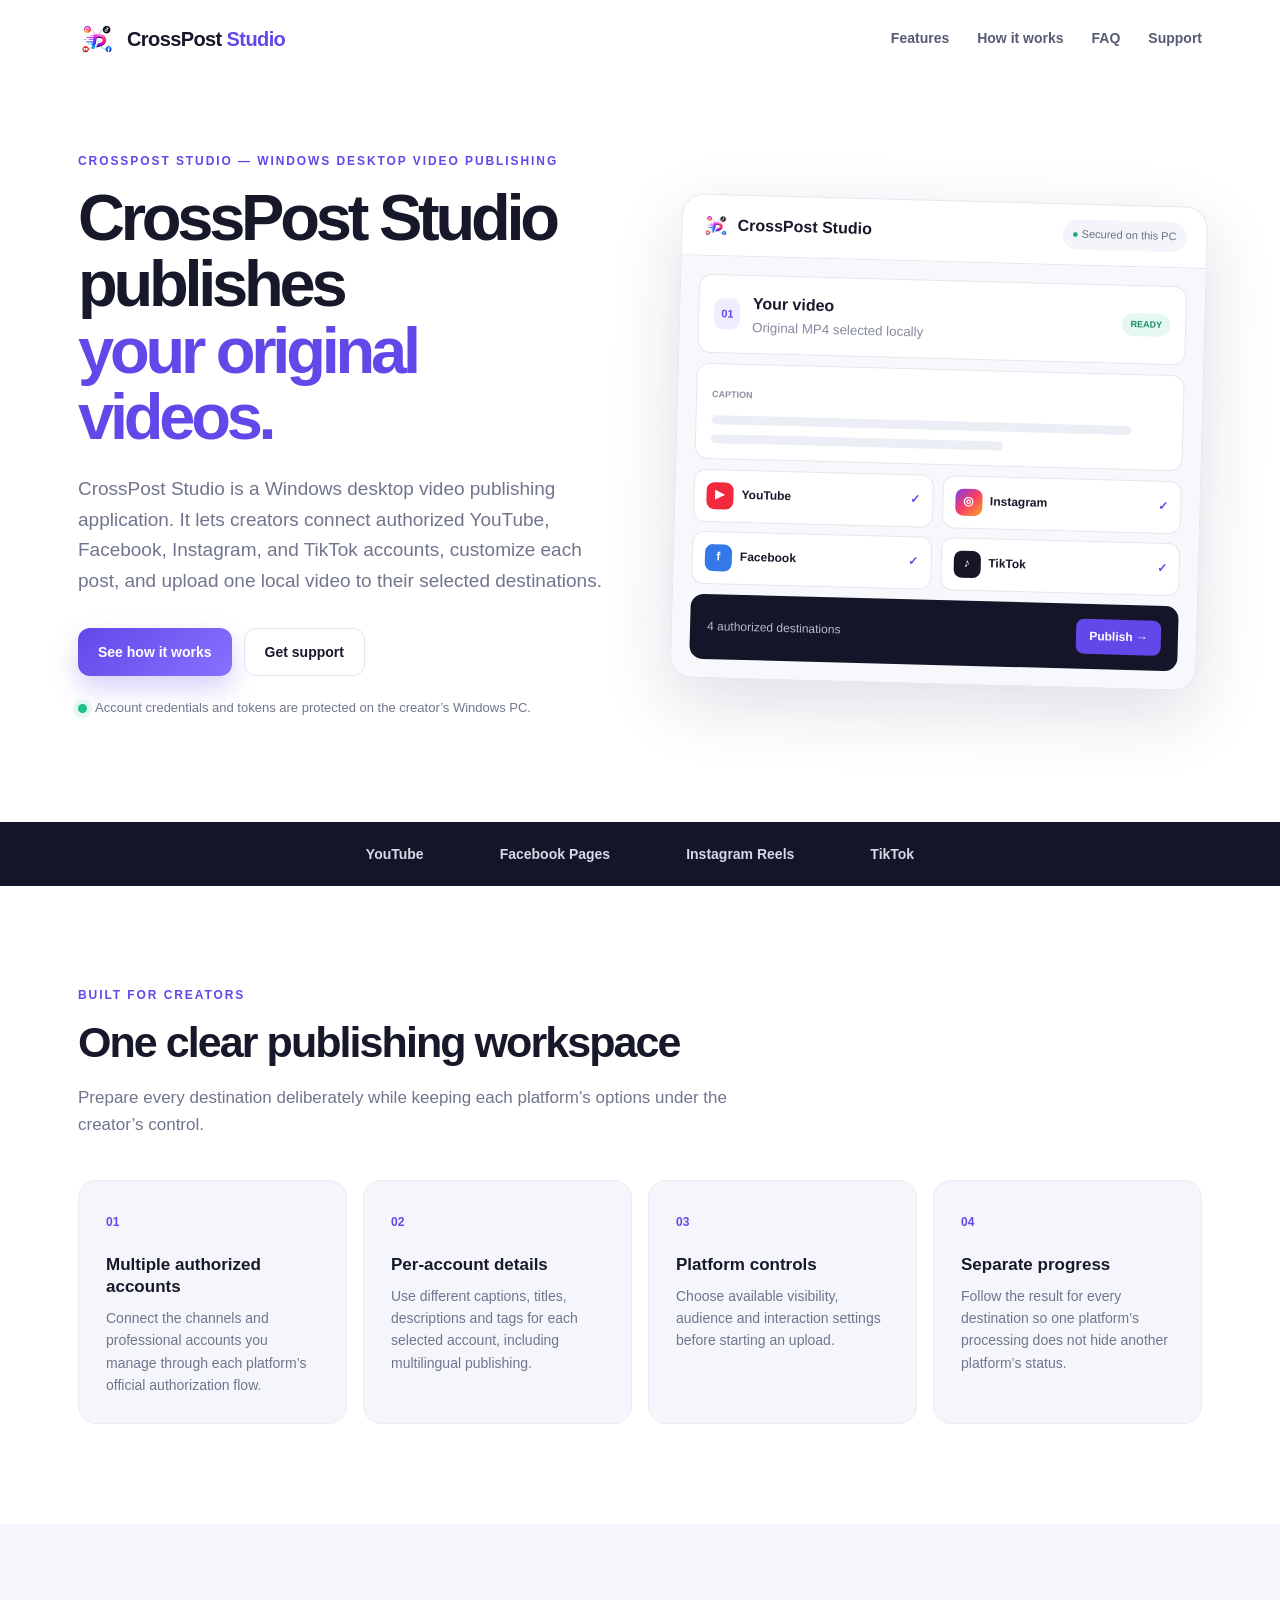
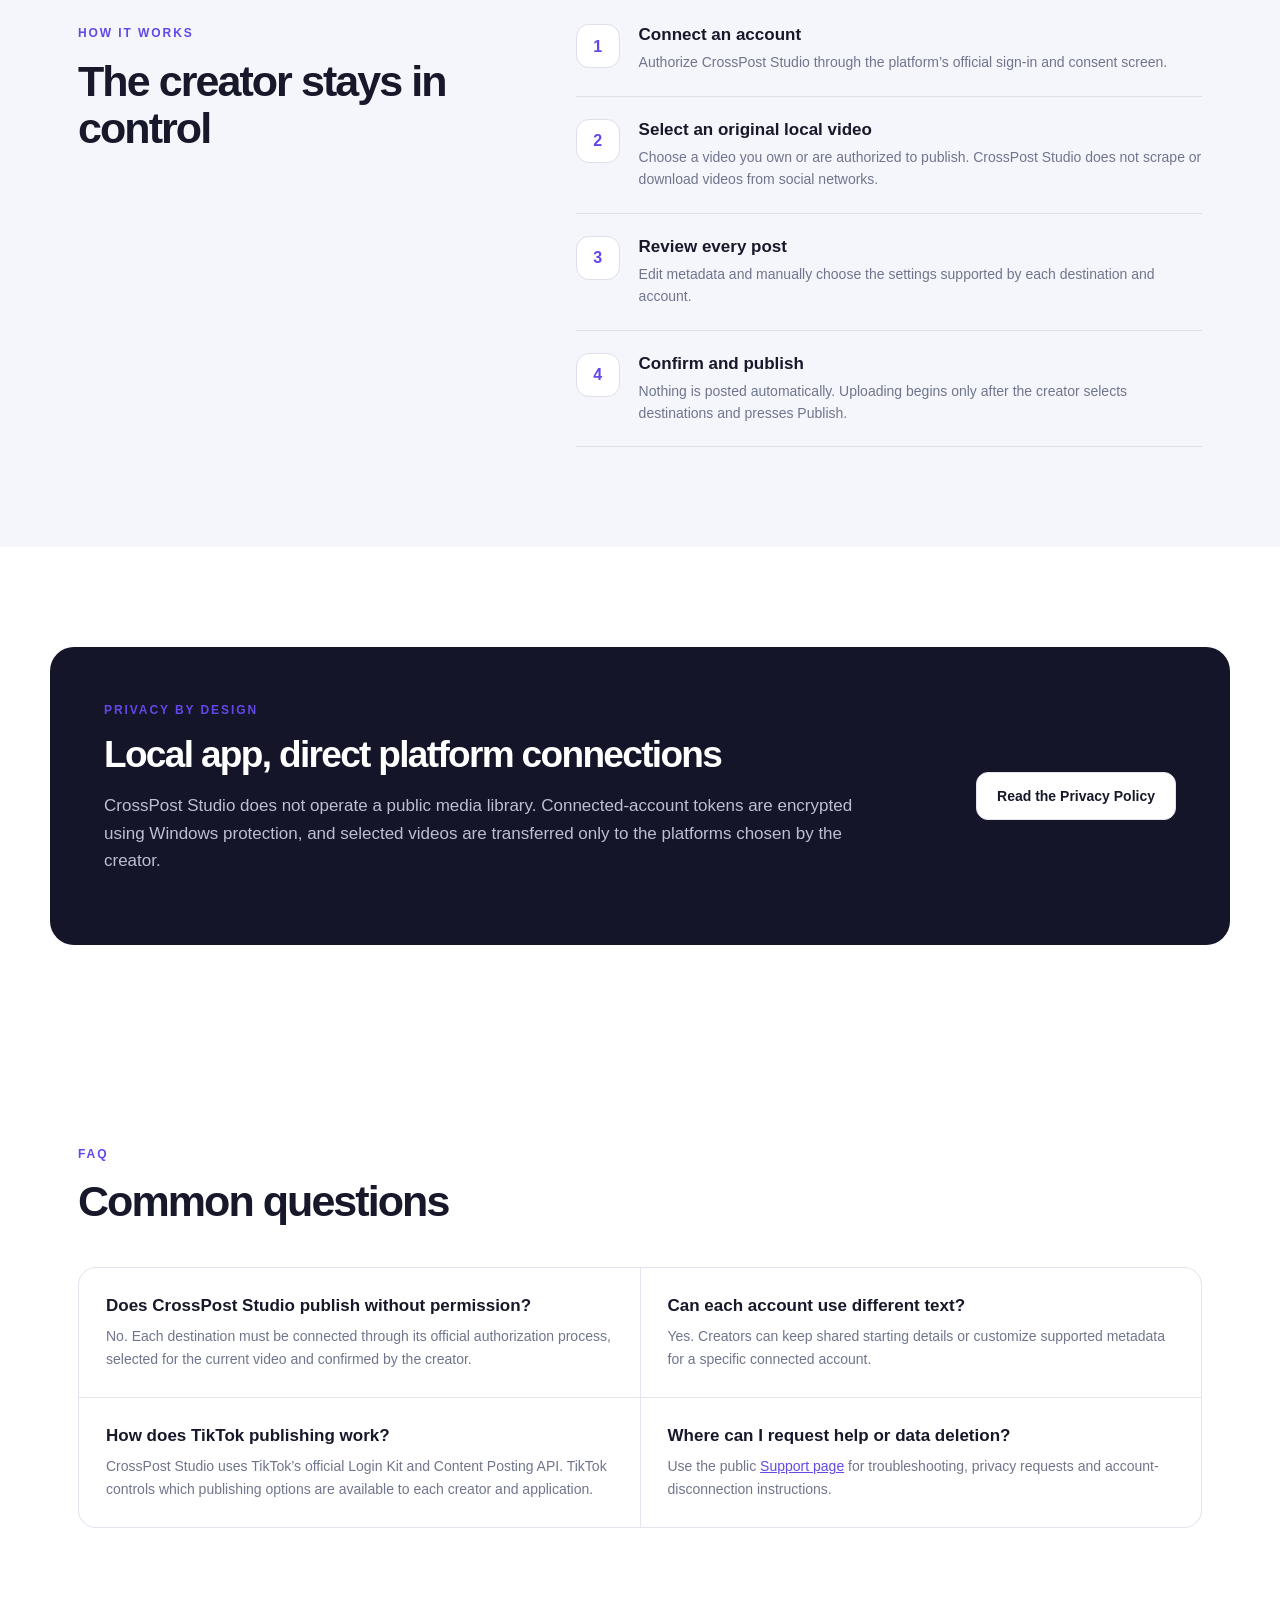
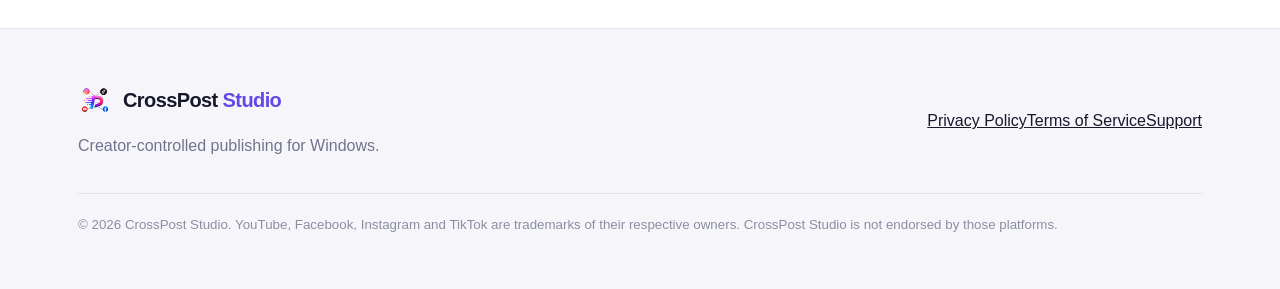
<file: index.html>
<!doctype html>
<html lang="en">
<head>
  <meta charset="utf-8">
  <meta name="viewport" content="width=device-width, initial-scale=1">
  <meta name="description" content="CrossPost Studio is a Windows desktop video publishing app for uploading original videos to authorized YouTube, Facebook, Instagram, and TikTok accounts.">
  <meta name="google-site-verification" content="PBQJXzn7kp-vY1zFzNwLCJt4V0tdYbzDsD11wxsPTbg">
  <title>CrossPost Studio | Windows Desktop Video Publishing App</title>
  <link rel="icon" href="assets/crosspost-studio-logo.svg">
  <link rel="stylesheet" href="styles.css">
</head>
<body>
  <header class="site-header">
    <a class="brand" href="index.html" aria-label="CrossPost Studio home">
      <img src="assets/crosspost-studio-logo.svg" alt="CrossPost Studio logo">
      <span>CrossPost <strong>Studio</strong></span>
    </a>
    <nav aria-label="Main navigation">
      <a href="#features">Features</a>
      <a href="#workflow">How it works</a>
      <a href="#faq">FAQ</a>
      <a href="support.html">Support</a>
    </nav>
  </header>

  <main>
    <section class="hero">
      <div class="hero-copy">
        <p class="eyebrow">CROSSPOST STUDIO — WINDOWS DESKTOP VIDEO PUBLISHING</p>
        <h1>CrossPost Studio publishes<br><span>your original videos.</span></h1>
        <p class="hero-text">CrossPost Studio is a Windows desktop video publishing application. It lets creators connect authorized YouTube, Facebook, Instagram, and TikTok accounts, customize each post, and upload one local video to their selected destinations.</p>
        <div class="hero-actions">
          <a class="button primary" href="#workflow">See how it works</a>
          <a class="button secondary" href="support.html">Get support</a>
        </div>
        <p class="trust-note"><span></span> Account credentials and tokens are protected on the creator’s Windows PC.</p>
      </div>
      <div class="app-preview" aria-label="CrossPost Studio publishing interface preview">
        <div class="preview-top">
          <div class="preview-brand"><img src="assets/crosspost-studio-logo.svg" alt=""> CrossPost Studio</div>
          <div class="secure-pill">● Secured on this PC</div>
        </div>
        <div class="preview-body">
          <div class="step-card">
            <span class="step-number">01</span>
            <div><strong>Your video</strong><small>Original MP4 selected locally</small></div>
            <span class="ready">READY</span>
          </div>
          <div class="details-card">
            <span class="label">CAPTION</span>
            <div class="input-line long"></div>
            <div class="input-line medium"></div>
          </div>
          <div class="platform-grid">
            <div class="platform youtube"><b>▶</b><span>YouTube</span><i>✓</i></div>
            <div class="platform instagram"><b>◎</b><span>Instagram</span><i>✓</i></div>
            <div class="platform facebook"><b>f</b><span>Facebook</span><i>✓</i></div>
            <div class="platform tiktok"><b>♪</b><span>TikTok</span><i>✓</i></div>
          </div>
          <div class="publish-bar"><span>4 authorized destinations</span><strong>Publish →</strong></div>
        </div>
      </div>
    </section>

    <section class="platform-strip" aria-label="Supported platforms">
      <span>YouTube</span><span>Facebook Pages</span><span>Instagram Reels</span><span>TikTok</span>
    </section>

    <section class="section" id="features">
      <div class="section-heading">
        <p class="eyebrow">BUILT FOR CREATORS</p>
        <h2>One clear publishing workspace</h2>
        <p>Prepare every destination deliberately while keeping each platform’s options under the creator’s control.</p>
      </div>
      <div class="feature-grid">
        <article><span>01</span><h3>Multiple authorized accounts</h3><p>Connect the channels and professional accounts you manage through each platform’s official authorization flow.</p></article>
        <article><span>02</span><h3>Per-account details</h3><p>Use different captions, titles, descriptions and tags for each selected account, including multilingual publishing.</p></article>
        <article><span>03</span><h3>Platform controls</h3><p>Choose available visibility, audience and interaction settings before starting an upload.</p></article>
        <article><span>04</span><h3>Separate progress</h3><p>Follow the result for every destination so one platform’s processing does not hide another platform’s status.</p></article>
      </div>
    </section>

    <section class="section workflow" id="workflow">
      <div class="section-heading">
        <p class="eyebrow">HOW IT WORKS</p>
        <h2>The creator stays in control</h2>
      </div>
      <ol class="workflow-list">
        <li><span>1</span><div><h3>Connect an account</h3><p>Authorize CrossPost Studio through the platform’s official sign-in and consent screen.</p></div></li>
        <li><span>2</span><div><h3>Select an original local video</h3><p>Choose a video you own or are authorized to publish. CrossPost Studio does not scrape or download videos from social networks.</p></div></li>
        <li><span>3</span><div><h3>Review every post</h3><p>Edit metadata and manually choose the settings supported by each destination and account.</p></div></li>
        <li><span>4</span><div><h3>Confirm and publish</h3><p>Nothing is posted automatically. Uploading begins only after the creator selects destinations and presses Publish.</p></div></li>
      </ol>
    </section>

    <section class="section privacy-highlight">
      <div>
        <p class="eyebrow">PRIVACY BY DESIGN</p>
        <h2>Local app, direct platform connections</h2>
        <p>CrossPost Studio does not operate a public media library. Connected-account tokens are encrypted using Windows protection, and selected videos are transferred only to the platforms chosen by the creator.</p>
      </div>
      <a class="button secondary" href="privacy.html">Read the Privacy Policy</a>
    </section>

    <section class="section" id="faq">
      <div class="section-heading"><p class="eyebrow">FAQ</p><h2>Common questions</h2></div>
      <div class="faq-grid">
        <article><h3>Does CrossPost Studio publish without permission?</h3><p>No. Each destination must be connected through its official authorization process, selected for the current video and confirmed by the creator.</p></article>
        <article><h3>Can each account use different text?</h3><p>Yes. Creators can keep shared starting details or customize supported metadata for a specific connected account.</p></article>
        <article><h3>How does TikTok publishing work?</h3><p>CrossPost Studio uses TikTok’s official Login Kit and Content Posting API. TikTok controls which publishing options are available to each creator and application.</p></article>
        <article><h3>Where can I request help or data deletion?</h3><p>Use the public <a href="support.html">Support page</a> for troubleshooting, privacy requests and account-disconnection instructions.</p></article>
      </div>
    </section>
  </main>

  <footer>
    <div class="brand footer-brand"><img src="assets/crosspost-studio-logo.svg" alt=""><span>CrossPost <strong>Studio</strong></span></div>
    <p>Creator-controlled publishing for Windows.</p>
    <nav aria-label="Legal navigation"><a href="privacy.html">Privacy Policy</a><a href="terms.html">Terms of Service</a><a href="support.html">Support</a></nav>
    <small>© 2026 CrossPost Studio. YouTube, Facebook, Instagram and TikTok are trademarks of their respective owners. CrossPost Studio is not endorsed by those platforms.</small>
  </footer>
</body>
</html>
</file>
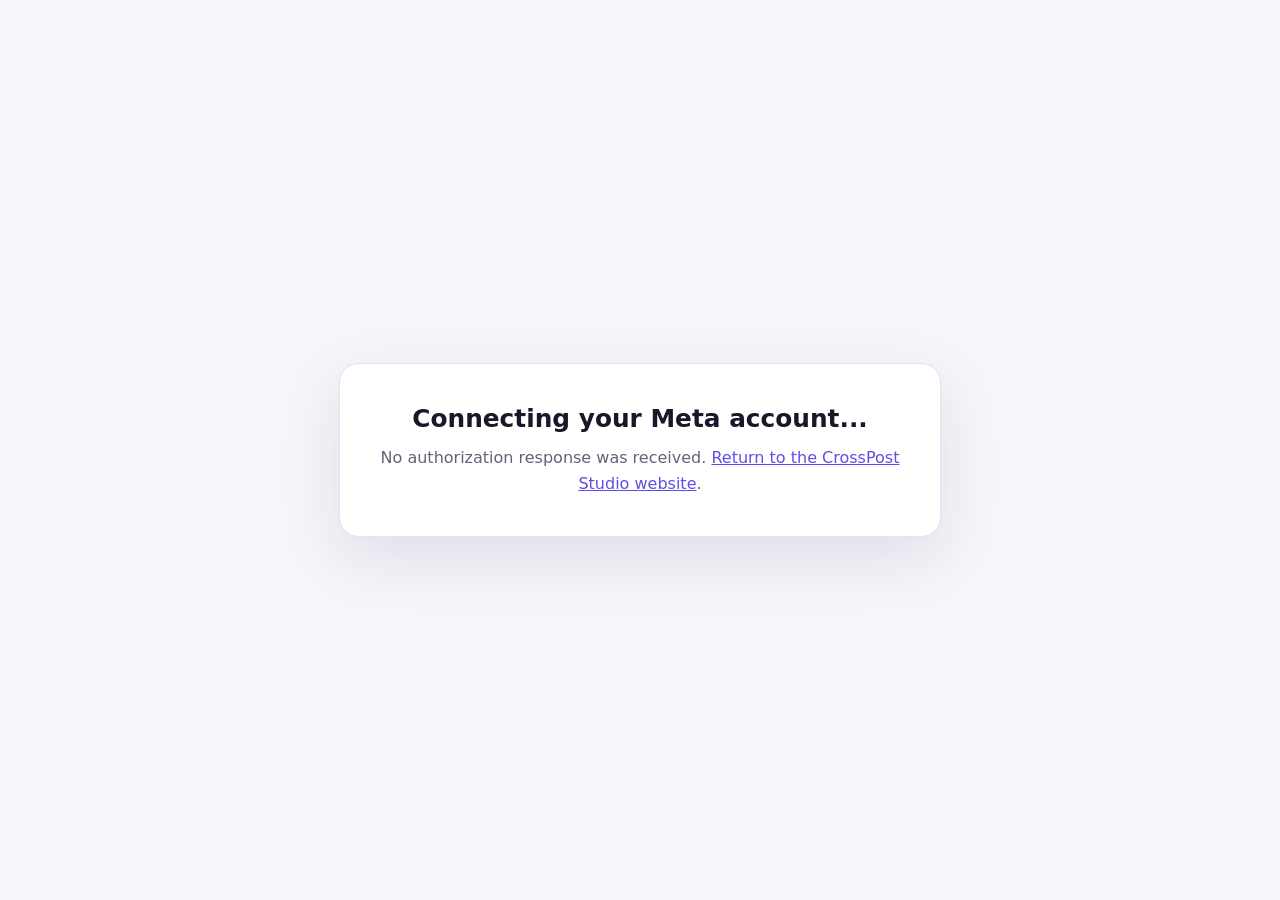
<file: meta-callback.html>
<!doctype html>
<html lang="en">
<head>
  <meta charset="utf-8">
  <meta name="viewport" content="width=device-width, initial-scale=1">
  <meta name="robots" content="noindex, nofollow">
  <meta name="referrer" content="no-referrer">
  <title>Connecting to CrossPost Studio</title>
  <style>
    :root { color-scheme: light; font-family: Inter, system-ui, sans-serif; }
    body { margin: 0; min-height: 100vh; display: grid; place-items: center; background: #f5f5fb; color: #18182a; }
    main { width: min(520px, calc(100% - 48px)); padding: 40px; border: 1px solid #e4e4ef; border-radius: 20px; background: white; box-shadow: 0 20px 60px rgba(30, 30, 70, .10); text-align: center; }
    h1 { margin: 0 0 12px; font-size: 1.55rem; }
    p { margin: 0; color: #62627a; line-height: 1.6; }
    a { color: #5d4ee8; }
  </style>
</head>
<body>
  <main>
    <h1>Connecting your Meta account...</h1>
    <p id="status">CrossPost Studio should open automatically. Keep the desktop app running.</p>
  </main>
  <script>
    (() => {
      const query = window.location.search;
      const status = document.getElementById('status');
      if (!query) {
        status.innerHTML = 'No authorization response was received. <a href="./">Return to the CrossPost Studio website</a>.';
        return;
      }
      window.location.replace(`http://localhost:53682/meta/callback/${query}`);
    })();
  </script>
</body>
</html>
</file>
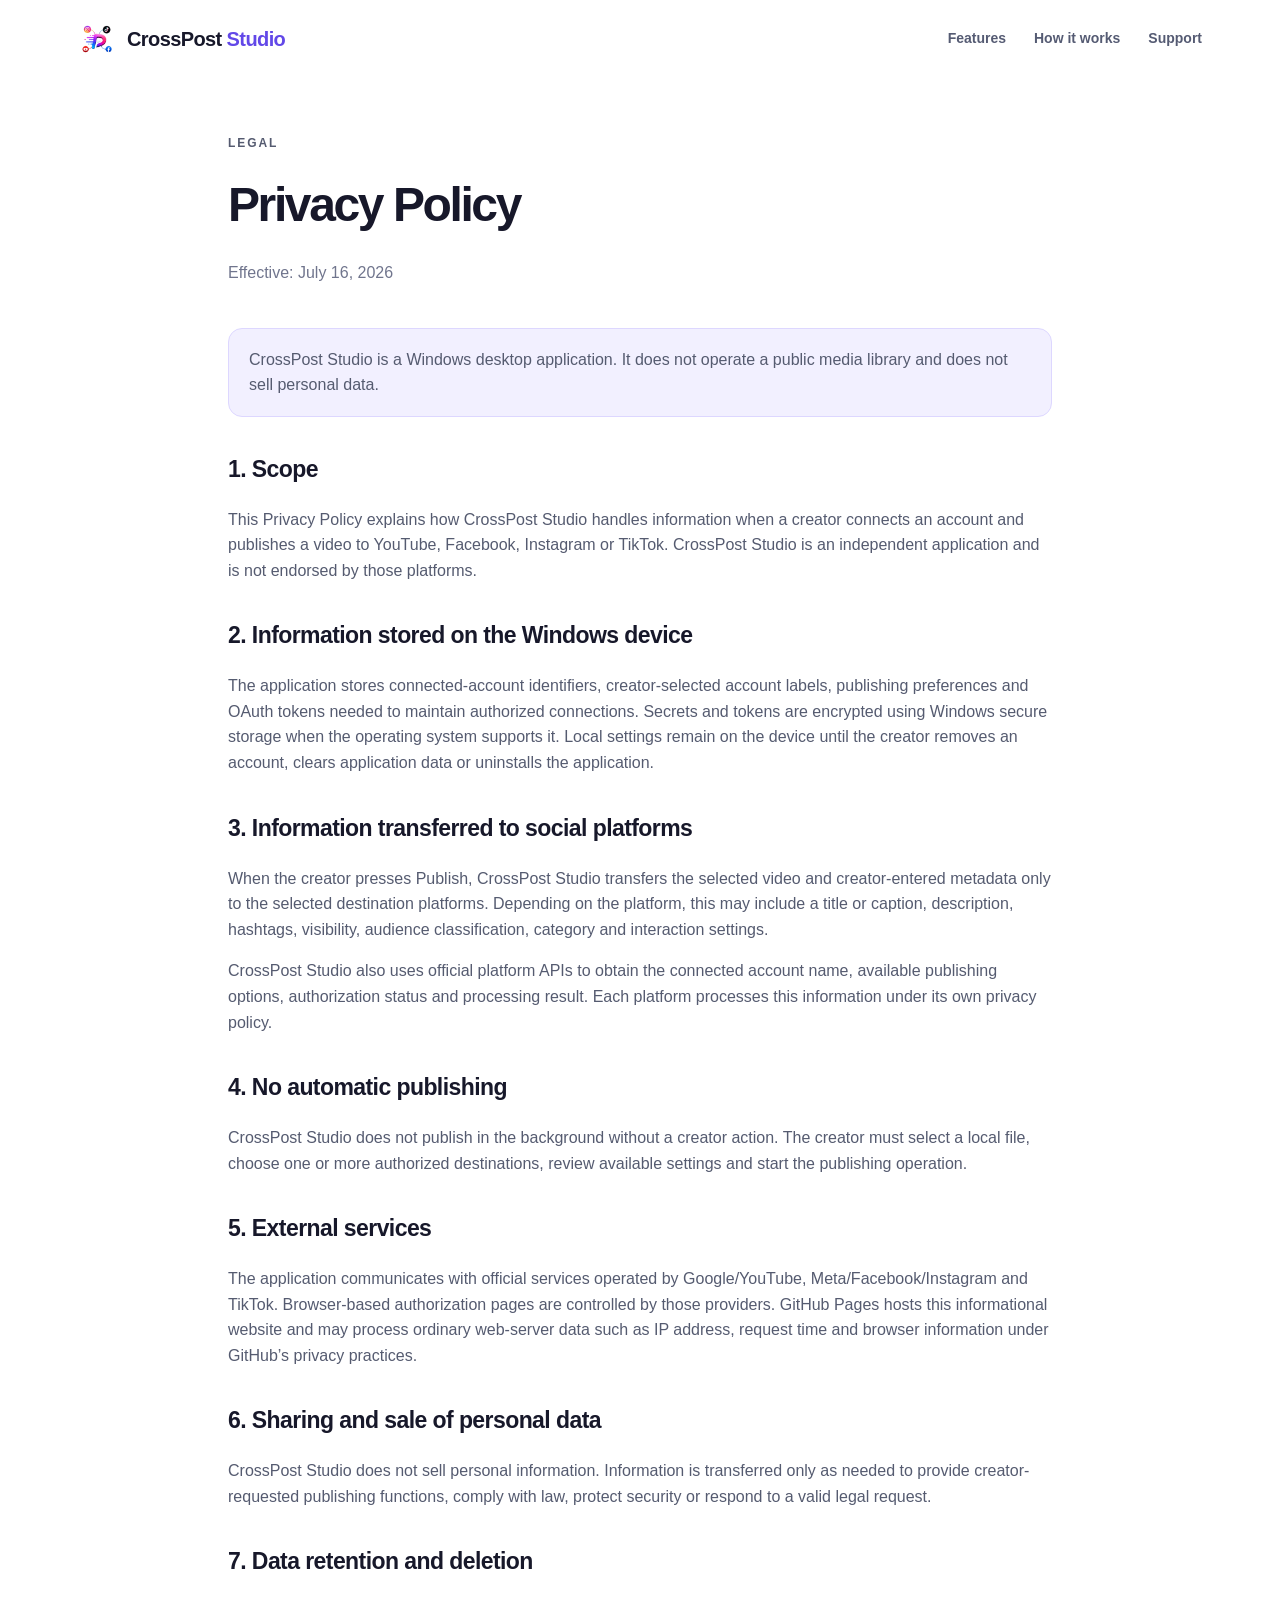
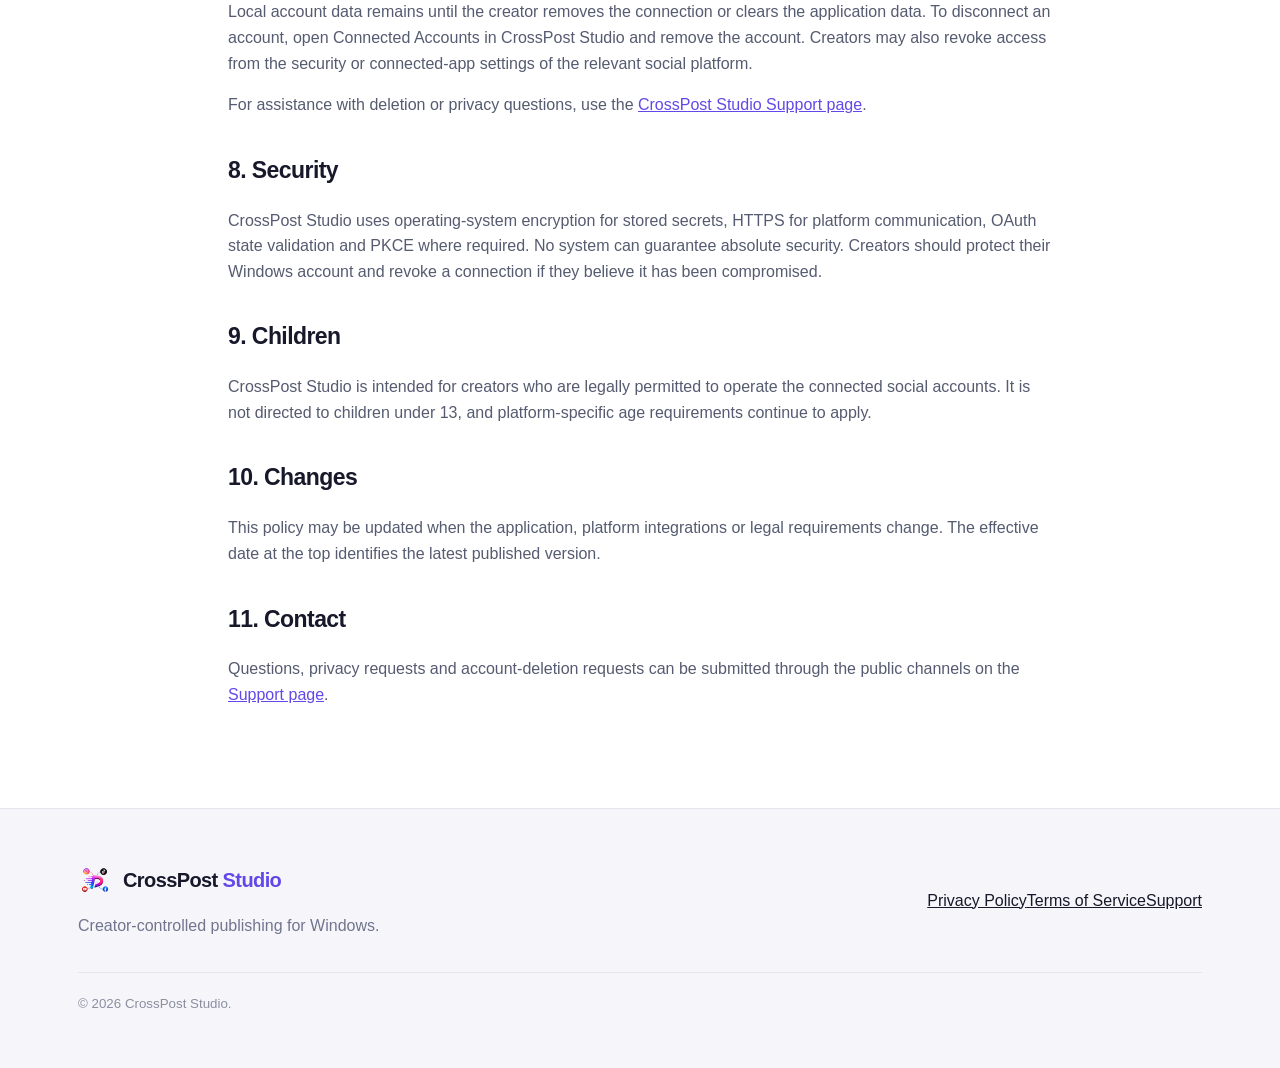
<file: privacy.html>
<!doctype html>
<html lang="en">
<head><meta charset="utf-8"><meta name="viewport" content="width=device-width, initial-scale=1"><meta name="description" content="CrossPost Studio Privacy Policy"><title>Privacy Policy — CrossPost Studio</title><link rel="icon" href="assets/crosspost-studio-logo.svg"><link rel="stylesheet" href="styles.css"></head>
<body>
  <header class="site-header"><a class="brand" href="index.html"><img src="assets/crosspost-studio-logo.svg" alt="CrossPost Studio logo"><span>CrossPost <strong>Studio</strong></span></a><nav><a href="index.html#features">Features</a><a href="index.html#workflow">How it works</a><a href="support.html">Support</a></nav></header>
  <main class="legal-main">
    <p class="eyebrow">LEGAL</p><h1>Privacy Policy</h1><p class="updated">Effective: July 16, 2026</p>
    <p class="notice">CrossPost Studio is a Windows desktop application. It does not operate a public media library and does not sell personal data.</p>
    <section><h2>1. Scope</h2><p>This Privacy Policy explains how CrossPost Studio handles information when a creator connects an account and publishes a video to YouTube, Facebook, Instagram or TikTok. CrossPost Studio is an independent application and is not endorsed by those platforms.</p></section>
    <section><h2>2. Information stored on the Windows device</h2><p>The application stores connected-account identifiers, creator-selected account labels, publishing preferences and OAuth tokens needed to maintain authorized connections. Secrets and tokens are encrypted using Windows secure storage when the operating system supports it. Local settings remain on the device until the creator removes an account, clears application data or uninstalls the application.</p></section>
    <section><h2>3. Information transferred to social platforms</h2><p>When the creator presses Publish, CrossPost Studio transfers the selected video and creator-entered metadata only to the selected destination platforms. Depending on the platform, this may include a title or caption, description, hashtags, visibility, audience classification, category and interaction settings.</p><p>CrossPost Studio also uses official platform APIs to obtain the connected account name, available publishing options, authorization status and processing result. Each platform processes this information under its own privacy policy.</p></section>
    <section><h2>4. No automatic publishing</h2><p>CrossPost Studio does not publish in the background without a creator action. The creator must select a local file, choose one or more authorized destinations, review available settings and start the publishing operation.</p></section>
    <section><h2>5. External services</h2><p>The application communicates with official services operated by Google/YouTube, Meta/Facebook/Instagram and TikTok. Browser-based authorization pages are controlled by those providers. GitHub Pages hosts this informational website and may process ordinary web-server data such as IP address, request time and browser information under GitHub’s privacy practices.</p></section>
    <section><h2>6. Sharing and sale of personal data</h2><p>CrossPost Studio does not sell personal information. Information is transferred only as needed to provide creator-requested publishing functions, comply with law, protect security or respond to a valid legal request.</p></section>
    <section><h2>7. Data retention and deletion</h2><p>Local account data remains until the creator removes the connection or clears the application data. To disconnect an account, open Connected Accounts in CrossPost Studio and remove the account. Creators may also revoke access from the security or connected-app settings of the relevant social platform.</p><p>For assistance with deletion or privacy questions, use the <a href="support.html">CrossPost Studio Support page</a>.</p></section>
    <section><h2>8. Security</h2><p>CrossPost Studio uses operating-system encryption for stored secrets, HTTPS for platform communication, OAuth state validation and PKCE where required. No system can guarantee absolute security. Creators should protect their Windows account and revoke a connection if they believe it has been compromised.</p></section>
    <section><h2>9. Children</h2><p>CrossPost Studio is intended for creators who are legally permitted to operate the connected social accounts. It is not directed to children under 13, and platform-specific age requirements continue to apply.</p></section>
    <section><h2>10. Changes</h2><p>This policy may be updated when the application, platform integrations or legal requirements change. The effective date at the top identifies the latest published version.</p></section>
    <section><h2>11. Contact</h2><p>Questions, privacy requests and account-deletion requests can be submitted through the public channels on the <a href="support.html">Support page</a>.</p></section>
  </main>
  <footer><div class="brand footer-brand"><img src="assets/crosspost-studio-logo.svg" alt=""><span>CrossPost <strong>Studio</strong></span></div><p>Creator-controlled publishing for Windows.</p><nav><a href="privacy.html">Privacy Policy</a><a href="terms.html">Terms of Service</a><a href="support.html">Support</a></nav><small>© 2026 CrossPost Studio.</small></footer>
</body></html>
</file>
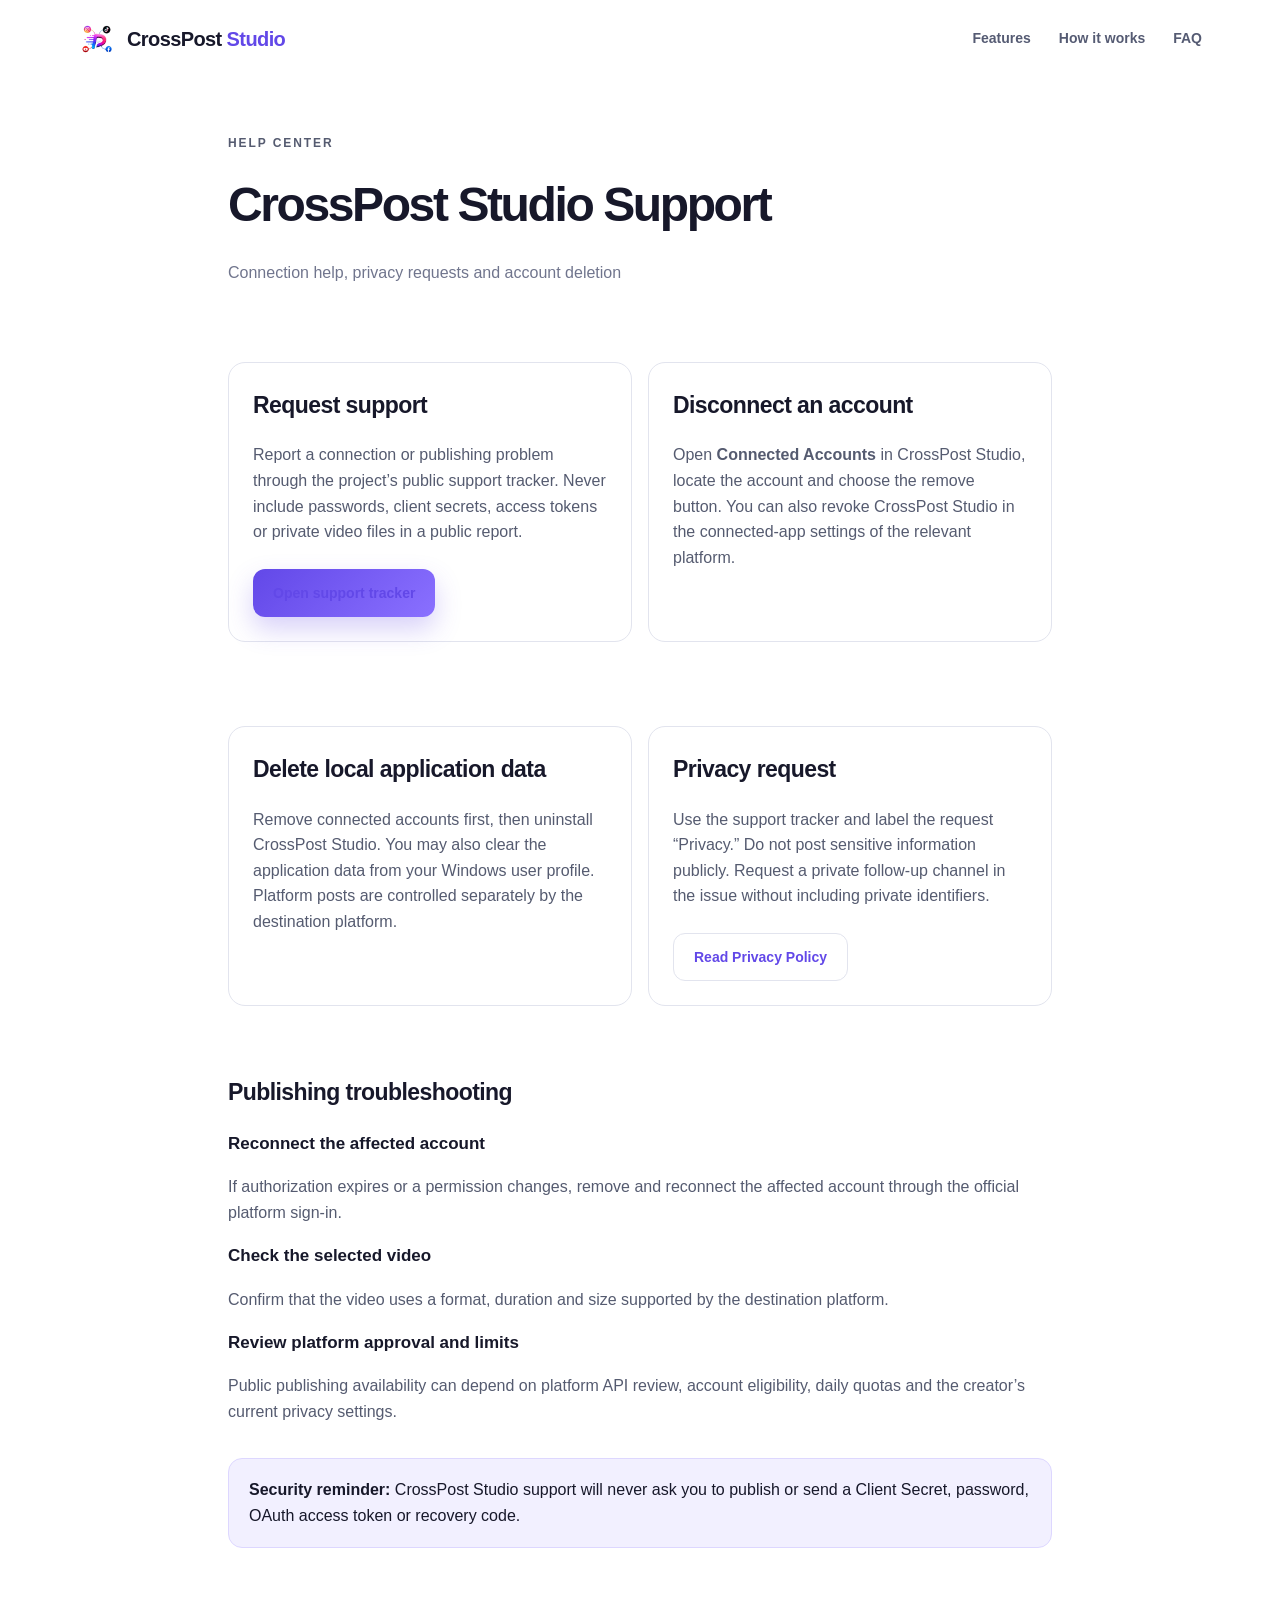
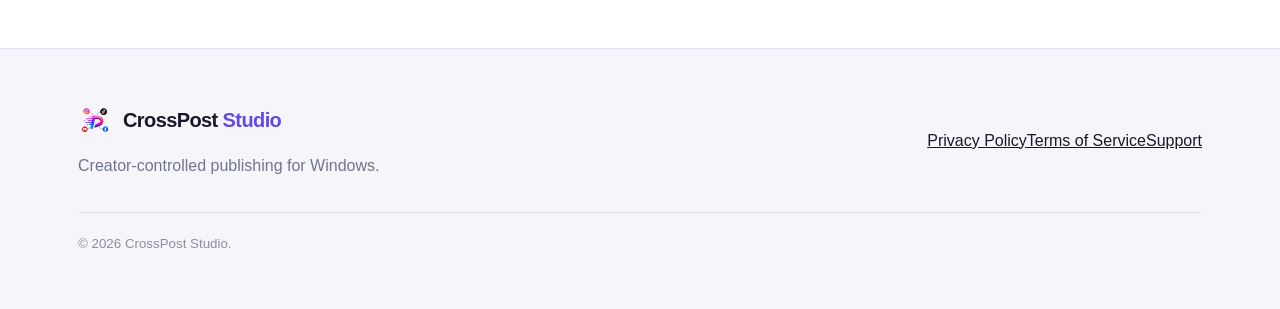
<file: support.html>
<!doctype html>
<html lang="en">
<head><meta charset="utf-8"><meta name="viewport" content="width=device-width, initial-scale=1"><meta name="description" content="CrossPost Studio support and account deletion"><title>Support — CrossPost Studio</title><link rel="icon" href="assets/crosspost-studio-logo.svg"><link rel="stylesheet" href="styles.css"></head>
<body>
  <header class="site-header"><a class="brand" href="index.html"><img src="assets/crosspost-studio-logo.svg" alt="CrossPost Studio logo"><span>CrossPost <strong>Studio</strong></span></a><nav><a href="index.html#features">Features</a><a href="index.html#workflow">How it works</a><a href="index.html#faq">FAQ</a></nav></header>
  <main class="legal-main">
    <p class="eyebrow">HELP CENTER</p><h1>CrossPost Studio Support</h1><p class="updated">Connection help, privacy requests and account deletion</p>
    <div class="support-grid">
      <section class="support-card"><h2>Request support</h2><p>Report a connection or publishing problem through the project’s public support tracker. Never include passwords, client secrets, access tokens or private video files in a public report.</p><a class="button primary" href="https://github.com/MRSHO3AYRA/crosspost-studio-site/issues" rel="noopener">Open support tracker</a></section>
      <section class="support-card"><h2>Disconnect an account</h2><p>Open <strong>Connected Accounts</strong> in CrossPost Studio, locate the account and choose the remove button. You can also revoke CrossPost Studio in the connected-app settings of the relevant platform.</p></section>
      <section class="support-card"><h2>Delete local application data</h2><p>Remove connected accounts first, then uninstall CrossPost Studio. You may also clear the application data from your Windows user profile. Platform posts are controlled separately by the destination platform.</p></section>
      <section class="support-card"><h2>Privacy request</h2><p>Use the support tracker and label the request “Privacy.” Do not post sensitive information publicly. Request a private follow-up channel in the issue without including private identifiers.</p><a class="button secondary" href="privacy.html">Read Privacy Policy</a></section>
    </div>
    <section><h2>Publishing troubleshooting</h2><h3>Reconnect the affected account</h3><p>If authorization expires or a permission changes, remove and reconnect the affected account through the official platform sign-in.</p><h3>Check the selected video</h3><p>Confirm that the video uses a format, duration and size supported by the destination platform.</p><h3>Review platform approval and limits</h3><p>Public publishing availability can depend on platform API review, account eligibility, daily quotas and the creator’s current privacy settings.</p></section>
    <section class="notice"><strong>Security reminder:</strong> CrossPost Studio support will never ask you to publish or send a Client Secret, password, OAuth access token or recovery code.</section>
  </main>
  <footer><div class="brand footer-brand"><img src="assets/crosspost-studio-logo.svg" alt=""><span>CrossPost <strong>Studio</strong></span></div><p>Creator-controlled publishing for Windows.</p><nav><a href="privacy.html">Privacy Policy</a><a href="terms.html">Terms of Service</a><a href="support.html">Support</a></nav><small>© 2026 CrossPost Studio.</small></footer>
</body></html>
</file>
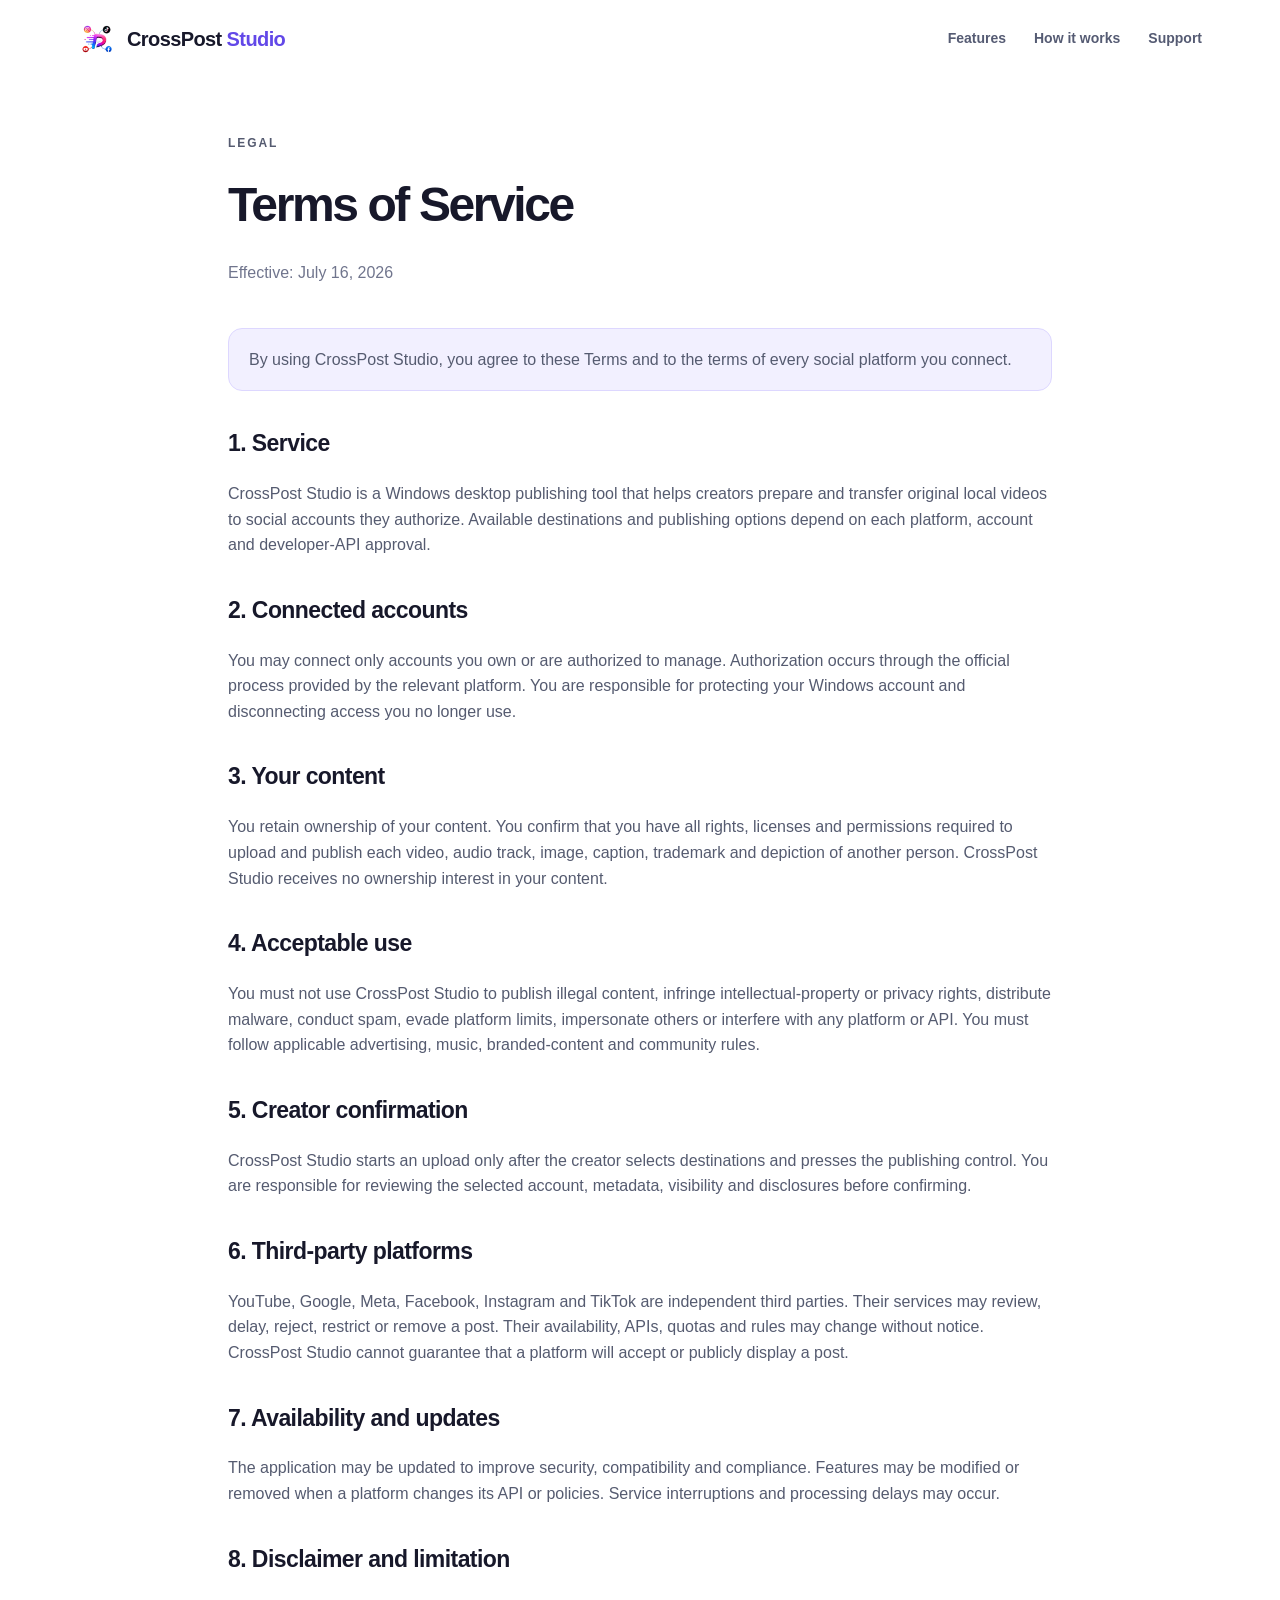
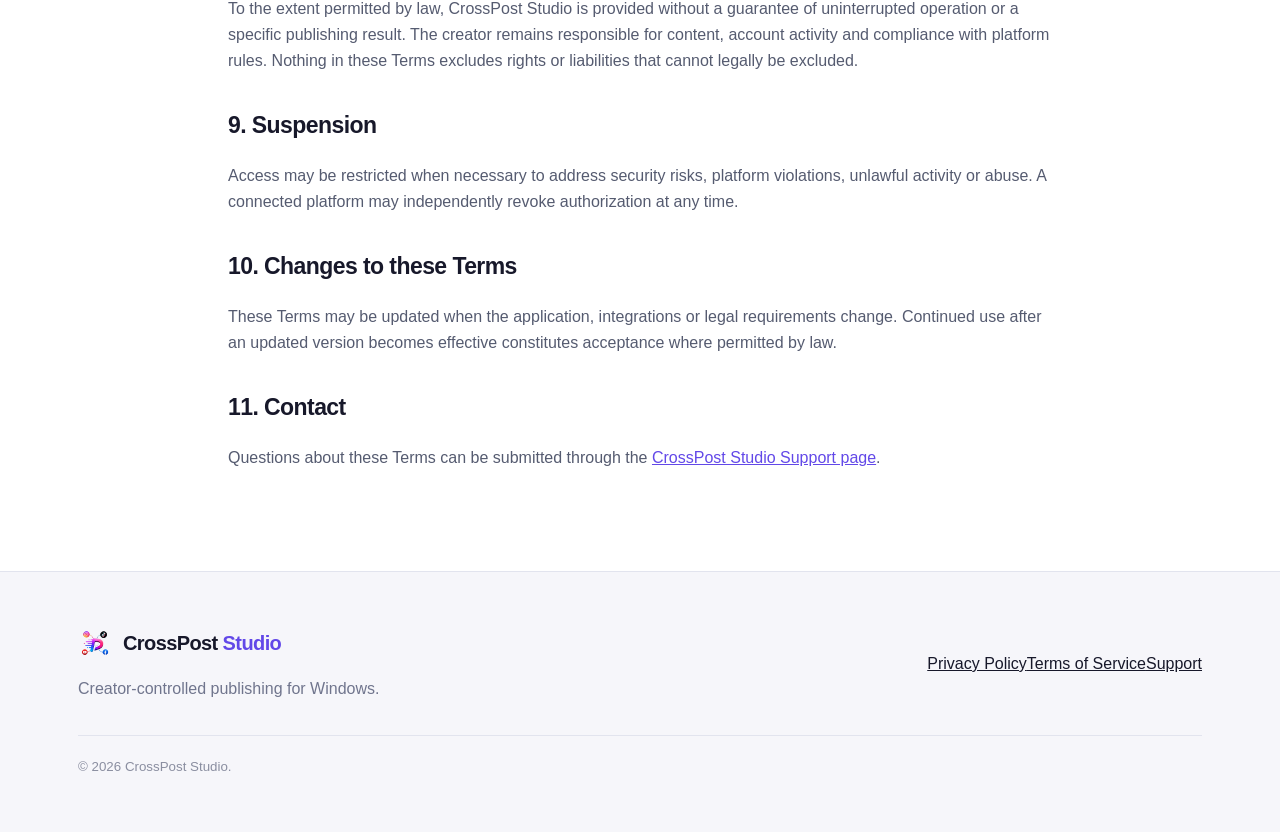
<file: terms.html>
<!doctype html>
<html lang="en">
<head><meta charset="utf-8"><meta name="viewport" content="width=device-width, initial-scale=1"><meta name="description" content="CrossPost Studio Terms of Service"><title>Terms of Service — CrossPost Studio</title><link rel="icon" href="assets/crosspost-studio-logo.svg"><link rel="stylesheet" href="styles.css"></head>
<body>
  <header class="site-header"><a class="brand" href="index.html"><img src="assets/crosspost-studio-logo.svg" alt="CrossPost Studio logo"><span>CrossPost <strong>Studio</strong></span></a><nav><a href="index.html#features">Features</a><a href="index.html#workflow">How it works</a><a href="support.html">Support</a></nav></header>
  <main class="legal-main">
    <p class="eyebrow">LEGAL</p><h1>Terms of Service</h1><p class="updated">Effective: July 16, 2026</p>
    <p class="notice">By using CrossPost Studio, you agree to these Terms and to the terms of every social platform you connect.</p>
    <section><h2>1. Service</h2><p>CrossPost Studio is a Windows desktop publishing tool that helps creators prepare and transfer original local videos to social accounts they authorize. Available destinations and publishing options depend on each platform, account and developer-API approval.</p></section>
    <section><h2>2. Connected accounts</h2><p>You may connect only accounts you own or are authorized to manage. Authorization occurs through the official process provided by the relevant platform. You are responsible for protecting your Windows account and disconnecting access you no longer use.</p></section>
    <section><h2>3. Your content</h2><p>You retain ownership of your content. You confirm that you have all rights, licenses and permissions required to upload and publish each video, audio track, image, caption, trademark and depiction of another person. CrossPost Studio receives no ownership interest in your content.</p></section>
    <section><h2>4. Acceptable use</h2><p>You must not use CrossPost Studio to publish illegal content, infringe intellectual-property or privacy rights, distribute malware, conduct spam, evade platform limits, impersonate others or interfere with any platform or API. You must follow applicable advertising, music, branded-content and community rules.</p></section>
    <section><h2>5. Creator confirmation</h2><p>CrossPost Studio starts an upload only after the creator selects destinations and presses the publishing control. You are responsible for reviewing the selected account, metadata, visibility and disclosures before confirming.</p></section>
    <section><h2>6. Third-party platforms</h2><p>YouTube, Google, Meta, Facebook, Instagram and TikTok are independent third parties. Their services may review, delay, reject, restrict or remove a post. Their availability, APIs, quotas and rules may change without notice. CrossPost Studio cannot guarantee that a platform will accept or publicly display a post.</p></section>
    <section><h2>7. Availability and updates</h2><p>The application may be updated to improve security, compatibility and compliance. Features may be modified or removed when a platform changes its API or policies. Service interruptions and processing delays may occur.</p></section>
    <section><h2>8. Disclaimer and limitation</h2><p>To the extent permitted by law, CrossPost Studio is provided without a guarantee of uninterrupted operation or a specific publishing result. The creator remains responsible for content, account activity and compliance with platform rules. Nothing in these Terms excludes rights or liabilities that cannot legally be excluded.</p></section>
    <section><h2>9. Suspension</h2><p>Access may be restricted when necessary to address security risks, platform violations, unlawful activity or abuse. A connected platform may independently revoke authorization at any time.</p></section>
    <section><h2>10. Changes to these Terms</h2><p>These Terms may be updated when the application, integrations or legal requirements change. Continued use after an updated version becomes effective constitutes acceptance where permitted by law.</p></section>
    <section><h2>11. Contact</h2><p>Questions about these Terms can be submitted through the <a href="support.html">CrossPost Studio Support page</a>.</p></section>
  </main>
  <footer><div class="brand footer-brand"><img src="assets/crosspost-studio-logo.svg" alt=""><span>CrossPost <strong>Studio</strong></span></div><p>Creator-controlled publishing for Windows.</p><nav><a href="privacy.html">Privacy Policy</a><a href="terms.html">Terms of Service</a><a href="support.html">Support</a></nav><small>© 2026 CrossPost Studio.</small></footer>
</body></html>
</file>
<file: styles.css>
:root{--ink:#17182a;--muted:#70758d;--line:#e2e4ee;--paper:#fff;--wash:#f5f6fb;--violet:#6248e8;--violet2:#8a70ff;--mint:#1ea97c;--dark:#141528;--shadow:0 24px 70px rgba(28,25,75,.14)}
*{box-sizing:border-box}html{scroll-behavior:smooth}body{margin:0;background:var(--paper);color:var(--ink);font-family:Inter,ui-sans-serif,-apple-system,BlinkMacSystemFont,"Segoe UI",sans-serif;line-height:1.6}a{color:inherit}img{display:block;max-width:100%}.site-header{height:78px;display:flex;align-items:center;justify-content:space-between;max-width:1180px;margin:auto;padding:0 28px;border-bottom:1px solid transparent}.brand{display:flex;align-items:center;gap:11px;text-decoration:none;font-size:20px;font-weight:700;letter-spacing:-.03em}.brand img{width:38px;height:38px;object-fit:contain}.brand strong{color:var(--violet);font-weight:700}.site-header nav,.footer nav{display:flex;gap:28px}.site-header nav a,.footer nav a{text-decoration:none;color:#555b73;font-size:14px;font-weight:650}.site-header nav a:hover,.footer nav a:hover{color:var(--violet)}.hero{min-height:650px;max-width:1180px;margin:auto;padding:74px 28px 90px;display:grid;grid-template-columns:1fr 1fr;gap:72px;align-items:center}.eyebrow{margin:0 0 14px;color:var(--violet);font-size:12px;font-weight:800;letter-spacing:.16em}.hero h1{font-size:65px;line-height:1.02;letter-spacing:-.065em;margin:0 0 24px}.hero h1 span{color:var(--violet)}.hero-text{max-width:600px;font-size:19px;color:var(--muted);margin:0}.hero-actions{display:flex;gap:12px;margin:32px 0 22px}.button{display:inline-flex;align-items:center;justify-content:center;min-height:48px;padding:0 20px;border-radius:12px;text-decoration:none;font-weight:750;font-size:14px}.primary{background:linear-gradient(135deg,var(--violet),var(--violet2));color:#fff;box-shadow:0 12px 26px rgba(98,72,232,.25)}.secondary{background:#fff;border:1px solid var(--line);color:var(--ink)}.trust-note{display:flex;gap:8px;align-items:center;color:var(--muted);font-size:13px}.trust-note span{width:9px;height:9px;border-radius:50%;background:#20bf87;box-shadow:0 0 0 5px #e4f8f1}.app-preview{background:#fff;border:1px solid #e6e7ef;border-radius:22px;box-shadow:var(--shadow);overflow:hidden;transform:rotate(1.5deg)}.preview-top{height:61px;border-bottom:1px solid var(--line);display:flex;align-items:center;justify-content:space-between;padding:0 20px}.preview-brand{display:flex;align-items:center;gap:8px;font-weight:750}.preview-brand img{width:27px;height:27px}.secure-pill{font-size:11px;color:#687086;background:#f4f5fa;border-radius:999px;padding:6px 10px}.secure-pill::first-letter{color:var(--mint)}.preview-body{background:#f7f8fc;padding:18px}.step-card,.details-card{background:#fff;border:1px solid #e5e7ef;border-radius:13px;padding:15px;display:flex;align-items:center;gap:12px}.step-number{background:#efedff;color:var(--violet);border-radius:9px;padding:7px;font-size:11px;font-weight:800}.step-card div{display:flex;flex-direction:column}.step-card small{color:#858a9e}.ready{margin-left:auto;color:#168c68;background:#e4f7f0;border-radius:999px;padding:4px 8px;font-size:9px;font-weight:800}.details-card{display:block;margin-top:10px}.label{font-size:9px;font-weight:800;color:#8b8fa3}.input-line{height:9px;border-radius:6px;background:#eceef5;margin-top:10px}.input-line.long{width:92%}.input-line.medium{width:64%}.platform-grid{display:grid;grid-template-columns:1fr 1fr;gap:9px;margin:10px 0}.platform{background:#fff;border:1px solid #e5e7ef;border-radius:12px;padding:12px;display:flex;align-items:center;gap:8px;font-size:12px;font-weight:700}.platform b{width:27px;height:27px;border-radius:8px;display:grid;place-items:center;color:#fff;font-style:normal}.platform i{margin-left:auto;color:var(--violet);font-style:normal}.youtube b{background:#f2293d}.instagram b{background:linear-gradient(135deg,#7c3cec,#fa3e63,#f5a62a)}.facebook b{background:#3578ea}.tiktok b{background:#161626}.publish-bar{border-radius:13px;background:var(--dark);color:#fff;padding:15px 17px;display:flex;justify-content:space-between;align-items:center;font-size:12px}.publish-bar span{color:#b7bad0}.publish-bar strong{background:var(--violet);padding:8px 13px;border-radius:8px}.platform-strip{background:var(--dark);color:#d8d9e6;display:flex;justify-content:center;gap:76px;padding:21px 24px;font-weight:750;font-size:14px}.section{max-width:1180px;margin:auto;padding:100px 28px}.section-heading{max-width:690px;margin-bottom:42px}.section h2{font-size:43px;line-height:1.1;letter-spacing:-.045em;margin:0 0 14px}.section-heading>p:last-child,.privacy-highlight>div>p:last-child{color:var(--muted);font-size:17px}.feature-grid{display:grid;grid-template-columns:repeat(4,1fr);gap:16px}.feature-grid article{background:var(--wash);border:1px solid #ececf3;border-radius:18px;padding:27px}.feature-grid article>span{color:var(--violet);font-size:12px;font-weight:800}.feature-grid h3,.faq-grid h3,.workflow-list h3{font-size:17px;line-height:1.3;margin:20px 0 9px}.feature-grid p,.faq-grid p,.workflow-list p{color:var(--muted);font-size:14px;margin:0}.workflow{display:grid;grid-template-columns:.8fr 1.2fr;gap:80px;background:var(--wash);max-width:none;padding-left:max(28px,calc((100vw - 1124px)/2));padding-right:max(28px,calc((100vw - 1124px)/2))}.workflow-list{list-style:none;margin:0;padding:0}.workflow-list li{display:grid;grid-template-columns:46px 1fr;gap:17px;padding:22px 0;border-bottom:1px solid #dedfea}.workflow-list li:first-child{padding-top:0}.workflow-list li>span{width:44px;height:44px;border-radius:13px;background:#fff;border:1px solid #dedfea;display:grid;place-items:center;color:var(--violet);font-weight:800}.workflow-list h3{margin:0 0 5px}.privacy-highlight{margin-top:100px;margin-bottom:100px;background:var(--dark);color:#fff;border-radius:24px;padding:54px;display:flex;align-items:center;justify-content:space-between;gap:50px}.privacy-highlight>div{max-width:760px}.privacy-highlight h2{font-size:37px}.privacy-highlight>div>p:last-child{color:#bbbfd2}.privacy-highlight .secondary{flex:none}.faq-grid{display:grid;grid-template-columns:1fr 1fr;gap:1px;background:var(--line);border:1px solid var(--line);border-radius:18px;overflow:hidden}.faq-grid article{background:#fff;padding:27px}.faq-grid h3{margin:0 0 8px}.faq-grid a{color:var(--violet)}footer{background:#f6f6fa;border-top:1px solid var(--line);padding:54px max(28px,calc((100vw - 1124px)/2));display:grid;grid-template-columns:1fr auto;gap:16px;align-items:center}.footer-brand img{width:34px;height:34px}footer>p{grid-column:1;color:var(--muted);margin:0}footer nav{grid-column:2;grid-row:1 / span 2}footer small{grid-column:1 / -1;color:#8a8ea0;border-top:1px solid var(--line);padding-top:20px;margin-top:18px}.legal-main{max-width:880px;margin:56px auto 100px;padding:0 28px}.legal-main h1{font-size:48px;letter-spacing:-.05em;margin:0 0 12px}.legal-main .updated{color:var(--muted);margin-bottom:42px}.legal-main section{margin:34px 0}.legal-main h2{font-size:23px;letter-spacing:-.025em}.legal-main h3{font-size:17px}.legal-main p,.legal-main li{color:#555b70}.legal-main a{color:var(--violet)}.notice{background:#f2f0ff;border:1px solid #ddd7ff;border-radius:14px;padding:18px 20px}.support-grid{display:grid;grid-template-columns:1fr 1fr;gap:16px}.support-card{border:1px solid var(--line);border-radius:17px;padding:24px}.support-card h2{margin-top:0}.support-card .button{margin-top:8px}
@media(max-width:900px){.site-header nav{display:none}.hero{grid-template-columns:1fr;padding-top:55px}.hero h1{font-size:53px}.app-preview{max-width:650px}.feature-grid{grid-template-columns:1fr 1fr}.workflow{grid-template-columns:1fr;gap:25px}.platform-strip{gap:25px;flex-wrap:wrap}.privacy-highlight{margin-left:20px;margin-right:20px}.support-grid{grid-template-columns:1fr}}
@media(max-width:600px){.hero h1{font-size:43px}.hero{gap:45px;padding-bottom:60px}.hero-actions{flex-direction:column}.feature-grid,.faq-grid{grid-template-columns:1fr}.section{padding-top:74px;padding-bottom:74px}.section h2{font-size:36px}.platform-grid{grid-template-columns:1fr}.privacy-highlight{padding:32px;flex-direction:column;align-items:flex-start;margin-top:60px;margin-bottom:60px}.privacy-highlight h2{font-size:31px}footer{grid-template-columns:1fr}footer nav{grid-column:1;grid-row:auto;flex-direction:column;gap:9px}.legal-main h1{font-size:39px}}
</file>
